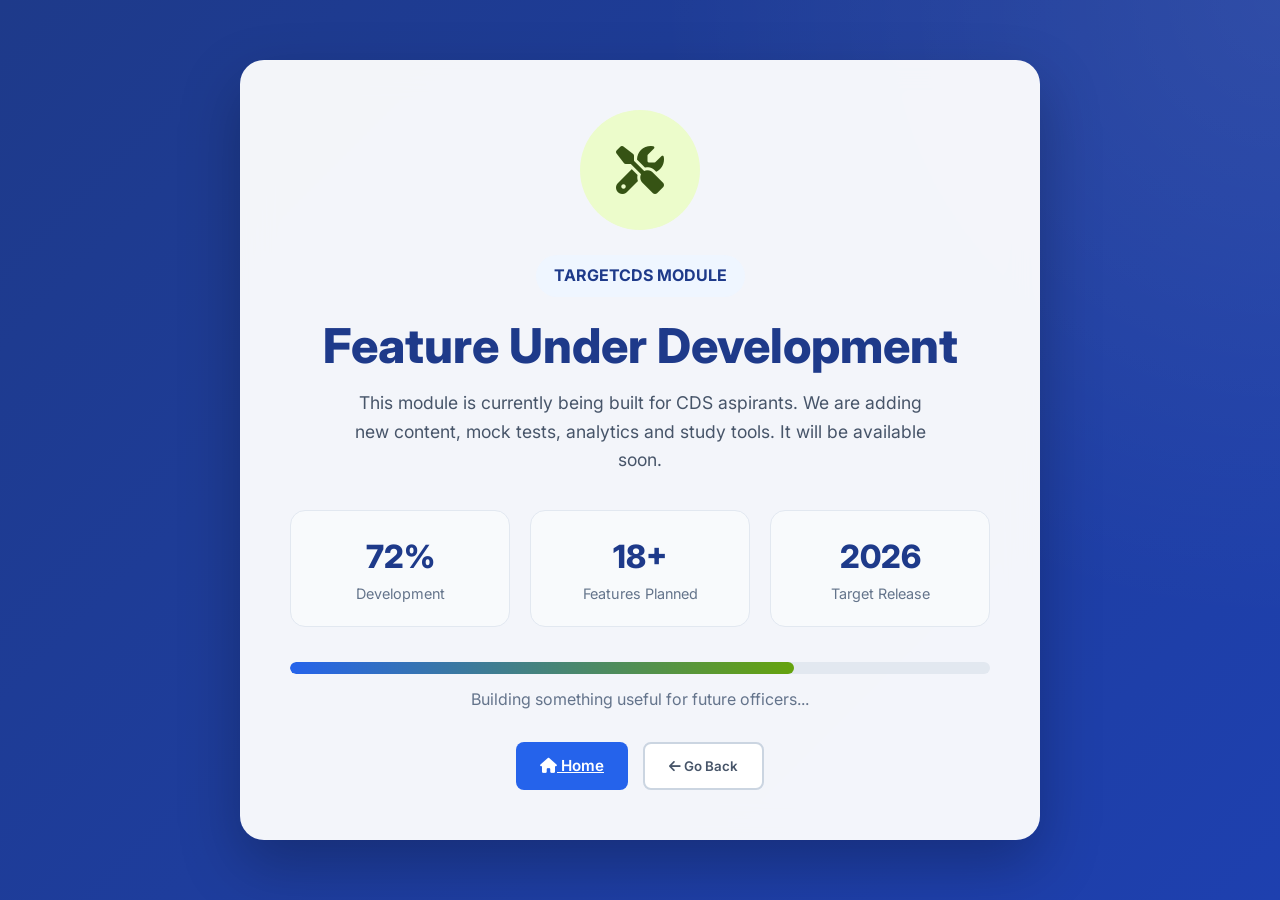
<file: development.html>
<!DOCTYPE html>
<html lang="en">
<head>
<meta charset="UTF-8">
<meta name="viewport" content="width=device-width, initial-scale=1.0">
<title>TargetCDS - Under Development</title>

<link href="https://fonts.googleapis.com/css2?family=Inter:wght@300;400;600;700;800&display=swap" rel="stylesheet">
<link rel="stylesheet" href="assets/css/styles.css">
<link rel="stylesheet" href="https://cdnjs.cloudflare.com/ajax/libs/font-awesome/6.4.0/css/all.min.css">

<style>
.development-hero{
    min-height:100vh;
    background:linear-gradient(
        135deg,
        var(--defblue-900) 0%,
        var(--defblue-800) 100%
    );
    display:flex;
    align-items:center;
    justify-content:center;
    position:relative;
    overflow:hidden;
}

.development-hero::before{
    content:"";
    position:absolute;
    inset:0;
    background:
    radial-gradient(circle at top right,
    rgba(255,255,255,.08),
    transparent 40%);
}

.dev-card{
    max-width:800px;
    width:90%;
    background:rgba(255,255,255,.95);
    backdrop-filter:blur(15px);
    border-radius:24px;
    padding:50px;
    text-align:center;
    box-shadow:0 25px 60px rgba(0,0,0,.25);
}

.lock-icon{
    width:120px;
    height:120px;
    margin:auto;
    border-radius:50%;
    display:flex;
    align-items:center;
    justify-content:center;
    background:var(--defolive-100);
    color:var(--defolive-900);
    font-size:3rem;
    margin-bottom:25px;
}

.badge{
    display:inline-block;
    padding:8px 18px;
    border-radius:999px;
    background:var(--defblue-50);
    color:var(--defblue-900);
    font-weight:700;
    margin-bottom:20px;
}

.title{
    font-size:3rem;
    font-weight:800;
    color:var(--defblue-900);
    margin-bottom:15px;
}

.subtitle{
    color:var(--slate-600);
    font-size:1.1rem;
    max-width:600px;
    margin:auto;
    margin-bottom:35px;
}

.status-grid{
    display:grid;
    grid-template-columns:repeat(3,1fr);
    gap:20px;
    margin-bottom:35px;
}

.status-box{
    background:var(--slate-50);
    border:1px solid var(--slate-200);
    border-radius:15px;
    padding:20px;
}

.status-box h3{
    color:var(--defblue-900);
    font-size:2rem;
    font-weight:800;
}

.status-box p{
    color:var(--slate-500);
    font-size:.9rem;
}

.progress{
    width:100%;
    height:12px;
    background:var(--slate-200);
    border-radius:999px;
    overflow:hidden;
    margin-bottom:12px;
}

.progress-fill{
    width:72%;
    height:100%;
    background:linear-gradient(
        90deg,
        var(--defblue-600),
        var(--defolive-600)
    );
    animation:move 2s infinite alternate;
}

@keyframes move{
    from{width:65%;}
    to{width:80%;}
}

.action-buttons{
    display:flex;
    justify-content:center;
    gap:15px;
    flex-wrap:wrap;
}

@media(max-width:768px){

    .title{
        font-size:2rem;
    }

    .status-grid{
        grid-template-columns:1fr;
    }

    .dev-card{
        padding:30px 20px;
    }
}
</style>
</head>

<body>

<section class="development-hero">

    <div class="dev-card">

        <div class="lock-icon">
            <i class="fas fa-tools"></i>
        </div>

        <div class="badge">
            TARGETCDS MODULE
        </div>

        <h1 class="title">
            Feature Under Development
        </h1>

        <p class="subtitle">
            This module is currently being built for CDS aspirants.
            We are adding new content, mock tests, analytics and study tools.
            It will be available soon.
        </p>

        <div class="status-grid">

            <div class="status-box">
                <h3>72%</h3>
                <p>Development</p>
            </div>

            <div class="status-box">
                <h3>18+</h3>
                <p>Features Planned</p>
            </div>

            <div class="status-box">
                <h3>2026</h3>
                <p>Target Release</p>
            </div>

        </div>

        <div class="progress">
            <div class="progress-fill"></div>
        </div>

        <p style="color:var(--slate-500);margin-bottom:30px;">
            Building something useful for future officers...
        </p>

        <div class="action-buttons">
            <a href="index.html" class="btn-primary">
                <i class="fas fa-home"></i>
                Home
            </a>

            <button class="btn-secondary" onclick="history.back()">
                <i class="fas fa-arrow-left"></i>
                Go Back
            </button>
        </div>

    </div>

</section>

</body>
</html>
</file>
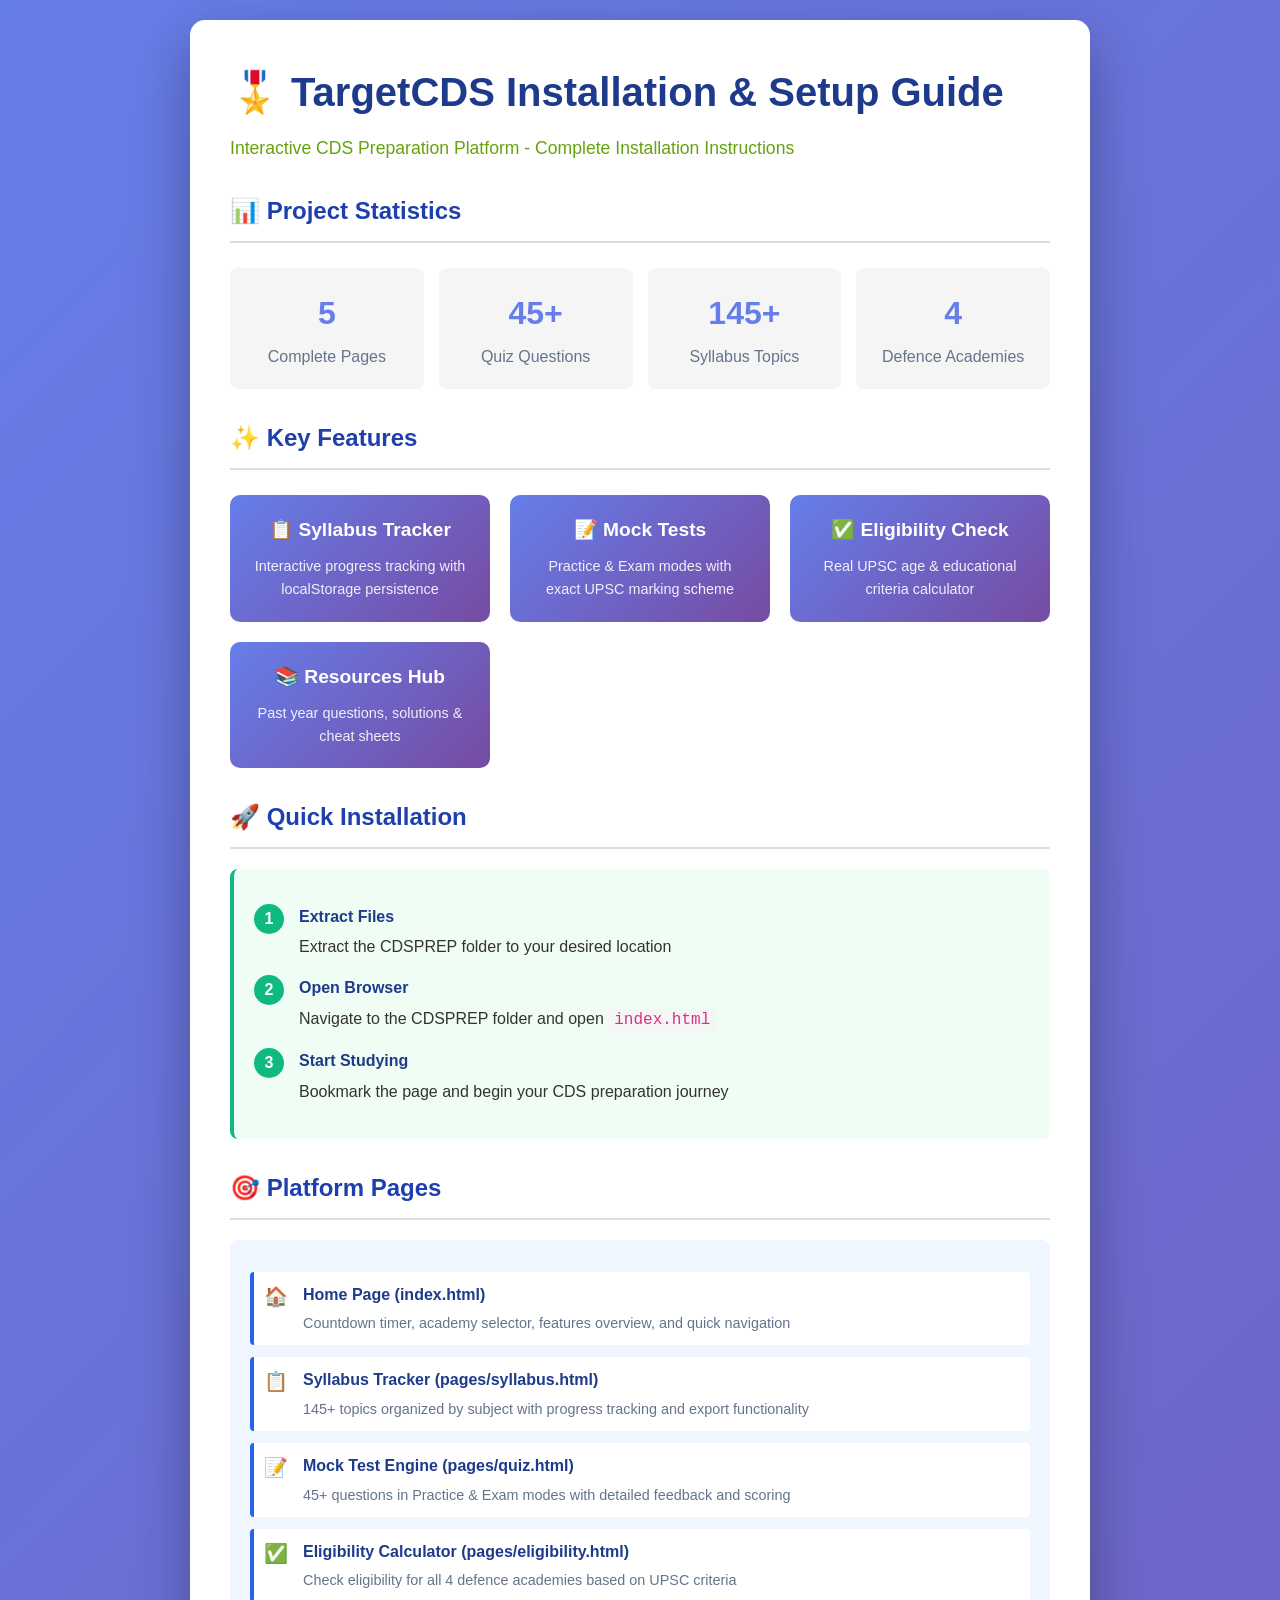
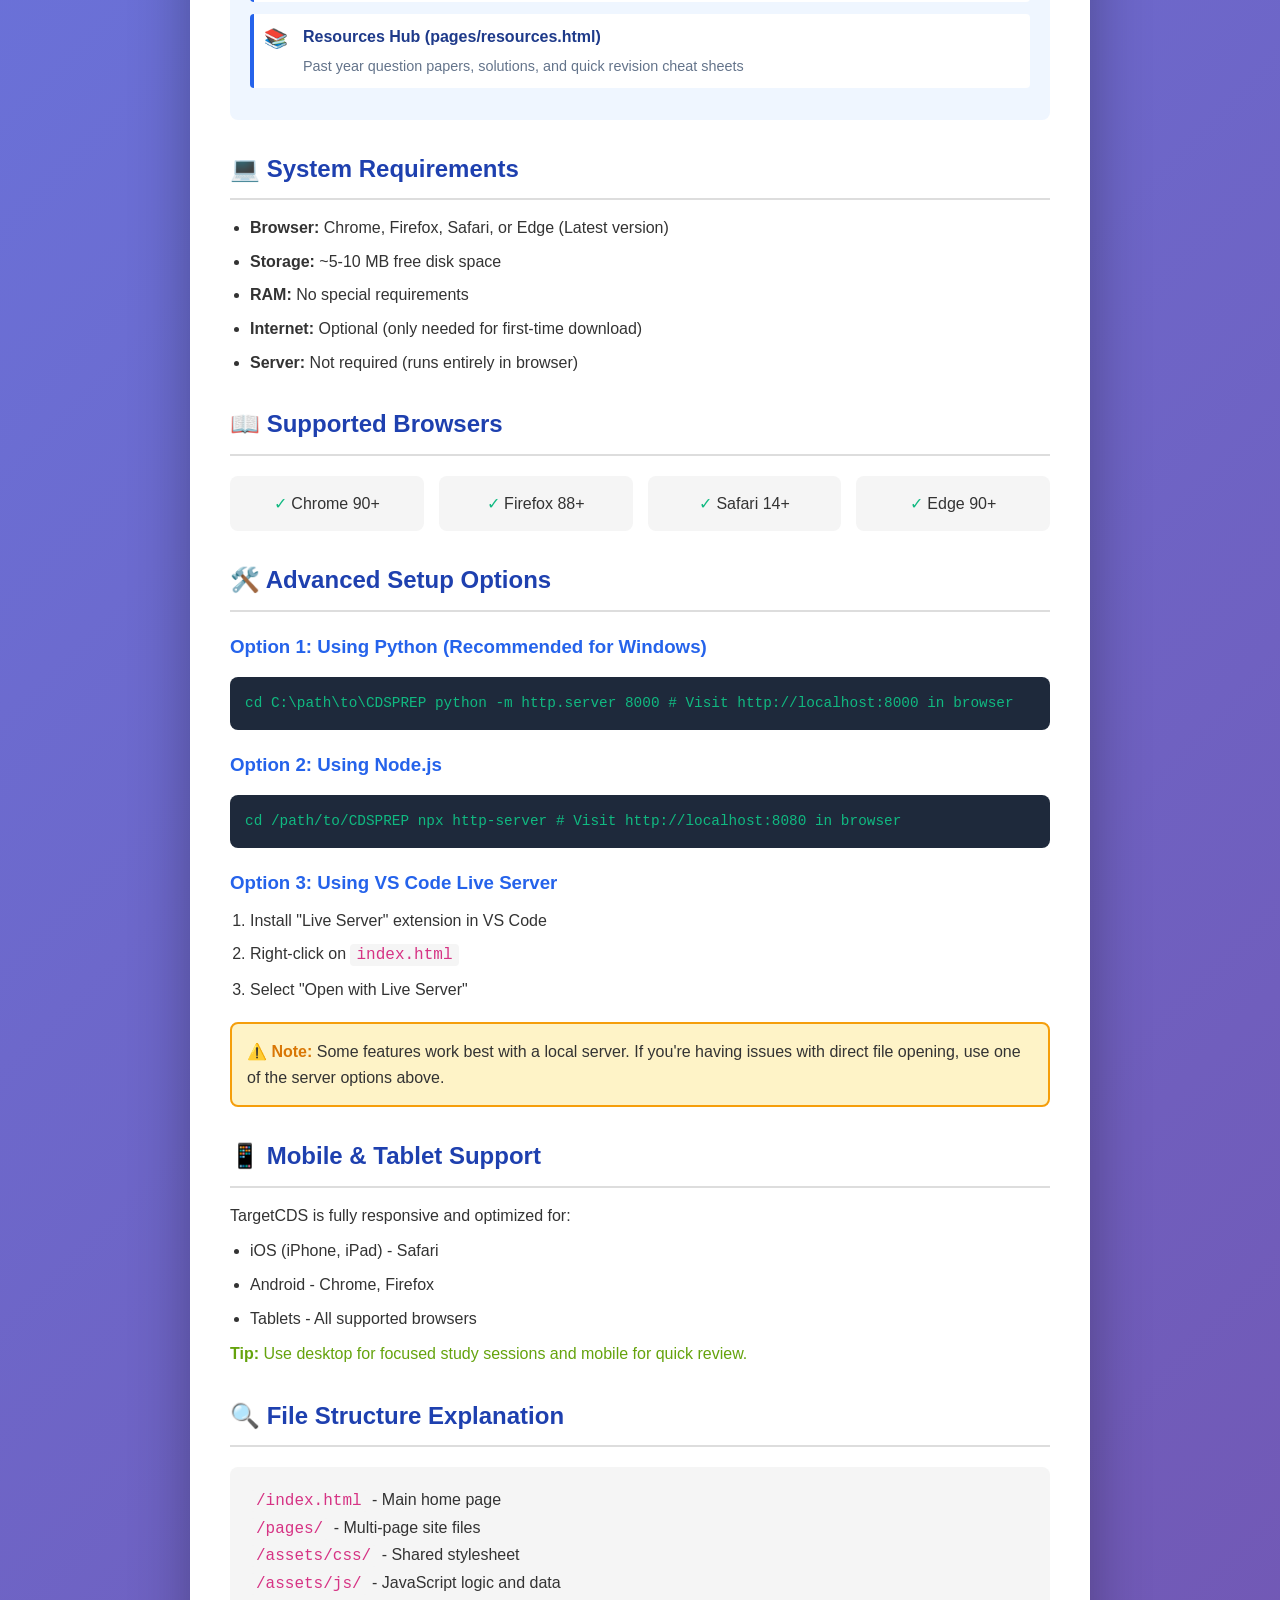
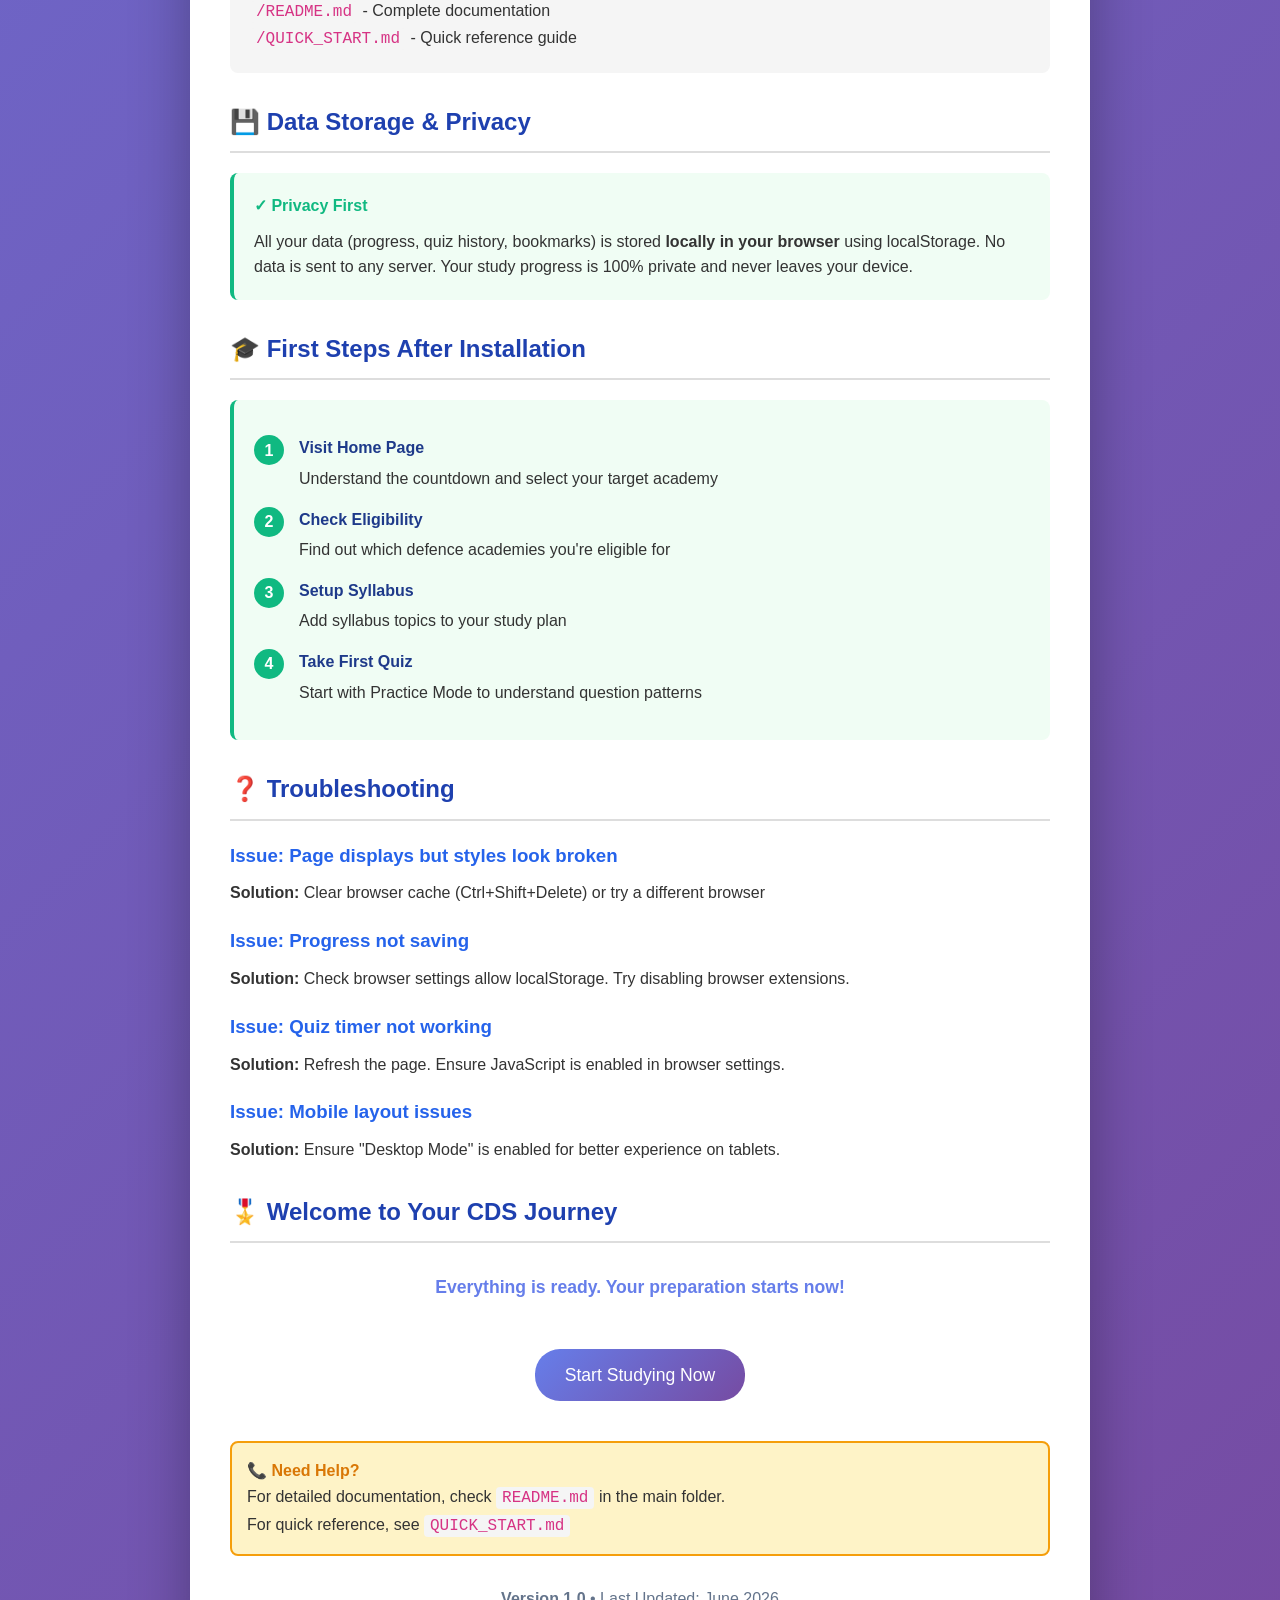
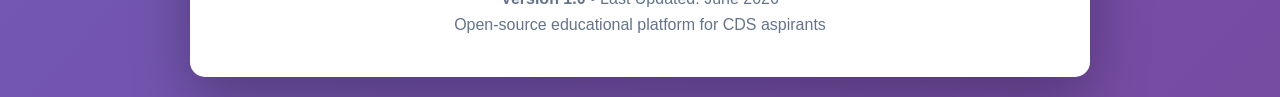
<file: SETUP.html>
<!DOCTYPE html>
<html lang="en">
<head>
    <meta charset="UTF-8">
    <meta name="viewport" content="width=device-width, initial-scale=1.0">
    <title>TargetCDS - Installation Guide</title>
    <style>
        * {
            margin: 0;
            padding: 0;
            box-sizing: border-box;
        }
        body {
            font-family: 'Segoe UI', Tahoma, Geneva, Verdana, sans-serif;
            line-height: 1.6;
            color: #333;
            background: linear-gradient(135deg, #667eea 0%, #764ba2 100%);
            min-height: 100vh;
            display: flex;
            align-items: center;
            justify-content: center;
            padding: 20px;
        }
        .container {
            background: white;
            border-radius: 15px;
            box-shadow: 0 20px 60px rgba(0, 0, 0, 0.3);
            max-width: 900px;
            width: 100%;
            padding: 40px;
        }
        h1 {
            color: #1e3a8a;
            margin-bottom: 10px;
            font-size: 2.5em;
        }
        .subtitle {
            color: #65a30d;
            font-size: 1.1em;
            margin-bottom: 30px;
        }
        h2 {
            color: #1e40af;
            margin-top: 30px;
            margin-bottom: 15px;
            border-bottom: 2px solid #ddd;
            padding-bottom: 10px;
        }
        h3 {
            color: #2563eb;
            margin-top: 20px;
            margin-bottom: 10px;
        }
        .feature-grid {
            display: grid;
            grid-template-columns: repeat(auto-fit, minmax(250px, 1fr));
            gap: 20px;
            margin: 25px 0;
        }
        .feature-card {
            background: linear-gradient(135deg, #667eea 0%, #764ba2 100%);
            color: white;
            padding: 20px;
            border-radius: 10px;
            text-align: center;
        }
        .feature-card h4 {
            margin-bottom: 10px;
            font-size: 1.2em;
        }
        .feature-card p {
            font-size: 0.9em;
            opacity: 0.9;
        }
        code {
            background: #f5f5f5;
            padding: 2px 6px;
            border-radius: 4px;
            font-family: 'Courier New', monospace;
            color: #d63384;
        }
        .code-block {
            background: #1e293b;
            color: #10b981;
            padding: 15px;
            border-radius: 8px;
            overflow-x: auto;
            margin: 15px 0;
            font-family: 'Courier New', monospace;
            font-size: 0.9em;
        }
        .steps {
            background: #f0fdf4;
            padding: 20px;
            border-radius: 8px;
            border-left: 4px solid #10b981;
            margin: 20px 0;
        }
        .step {
            display: flex;
            margin: 15px 0;
        }
        .step-number {
            background: #10b981;
            color: white;
            width: 30px;
            height: 30px;
            border-radius: 50%;
            display: flex;
            align-items: center;
            justify-content: center;
            font-weight: bold;
            margin-right: 15px;
            flex-shrink: 0;
        }
        .step-content h4 {
            margin-bottom: 5px;
            color: #1e3a8a;
        }
        .page-list {
            background: #eff6ff;
            padding: 20px;
            border-radius: 8px;
            margin: 20px 0;
        }
        .page-item {
            display: flex;
            margin: 12px 0;
            padding: 10px;
            background: white;
            border-left: 4px solid #2563eb;
            border-radius: 4px;
        }
        .page-icon {
            color: #2563eb;
            margin-right: 15px;
            font-weight: bold;
            font-size: 1.2em;
        }
        .page-details h4 {
            margin: 0;
            color: #1e3a8a;
        }
        .page-details p {
            margin: 5px 0 0 0;
            color: #64748b;
            font-size: 0.9em;
        }
        .note {
            background: #fef3c7;
            border: 2px solid #f59e0b;
            padding: 15px;
            border-radius: 8px;
            margin: 20px 0;
        }
        .note strong {
            color: #d97706;
        }
        .button {
            display: inline-block;
            background: linear-gradient(135deg, #667eea 0%, #764ba2 100%);
            color: white;
            padding: 12px 30px;
            border-radius: 25px;
            text-decoration: none;
            margin-top: 20px;
            cursor: pointer;
            border: none;
            font-size: 1em;
            transition: transform 0.3s;
        }
        .button:hover {
            transform: translateY(-2px);
        }
        .stats {
            display: grid;
            grid-template-columns: repeat(auto-fit, minmax(150px, 1fr));
            gap: 15px;
            margin: 25px 0;
        }
        .stat-box {
            background: #f5f5f5;
            padding: 20px;
            border-radius: 8px;
            text-align: center;
        }
        .stat-number {
            font-size: 2em;
            color: #667eea;
            font-weight: bold;
        }
        .stat-label {
            color: #64748b;
            margin-top: 5px;
        }
        .success {
            color: #10b981;
        }
        ul, ol {
            margin-left: 20px;
            margin-top: 10px;
        }
        li {
            margin: 8px 0;
        }
    </style>
</head>
<body>
    <div class="container">
        <h1>🎖️ TargetCDS Installation & Setup Guide</h1>
        <p class="subtitle">Interactive CDS Preparation Platform - Complete Installation Instructions</p>

        <h2>📊 Project Statistics</h2>
        <div class="stats">
            <div class="stat-box">
                <div class="stat-number">5</div>
                <div class="stat-label">Complete Pages</div>
            </div>
            <div class="stat-box">
                <div class="stat-number">45+</div>
                <div class="stat-label">Quiz Questions</div>
            </div>
            <div class="stat-box">
                <div class="stat-number">145+</div>
                <div class="stat-label">Syllabus Topics</div>
            </div>
            <div class="stat-box">
                <div class="stat-number">4</div>
                <div class="stat-label">Defence Academies</div>
            </div>
        </div>

        <h2>✨ Key Features</h2>
        <div class="feature-grid">
            <div class="feature-card">
                <h4>📋 Syllabus Tracker</h4>
                <p>Interactive progress tracking with localStorage persistence</p>
            </div>
            <div class="feature-card">
                <h4>📝 Mock Tests</h4>
                <p>Practice & Exam modes with exact UPSC marking scheme</p>
            </div>
            <div class="feature-card">
                <h4>✅ Eligibility Check</h4>
                <p>Real UPSC age & educational criteria calculator</p>
            </div>
            <div class="feature-card">
                <h4>📚 Resources Hub</h4>
                <p>Past year questions, solutions & cheat sheets</p>
            </div>
        </div>

        <h2>🚀 Quick Installation</h2>
        <div class="steps">
            <div class="step">
                <div class="step-number">1</div>
                <div class="step-content">
                    <h4>Extract Files</h4>
                    <p>Extract the CDSPREP folder to your desired location</p>
                </div>
            </div>
            <div class="step">
                <div class="step-number">2</div>
                <div class="step-content">
                    <h4>Open Browser</h4>
                    <p>Navigate to the CDSPREP folder and open <code>index.html</code></p>
                </div>
            </div>
            <div class="step">
                <div class="step-number">3</div>
                <div class="step-content">
                    <h4>Start Studying</h4>
                    <p>Bookmark the page and begin your CDS preparation journey</p>
                </div>
            </div>
        </div>

        <h2>🎯 Platform Pages</h2>
        <div class="page-list">
            <div class="page-item">
                <div class="page-icon">🏠</div>
                <div class="page-details">
                    <h4>Home Page (index.html)</h4>
                    <p>Countdown timer, academy selector, features overview, and quick navigation</p>
                </div>
            </div>
            <div class="page-item">
                <div class="page-icon">📋</div>
                <div class="page-details">
                    <h4>Syllabus Tracker (pages/syllabus.html)</h4>
                    <p>145+ topics organized by subject with progress tracking and export functionality</p>
                </div>
            </div>
            <div class="page-item">
                <div class="page-icon">📝</div>
                <div class="page-details">
                    <h4>Mock Test Engine (pages/quiz.html)</h4>
                    <p>45+ questions in Practice & Exam modes with detailed feedback and scoring</p>
                </div>
            </div>
            <div class="page-item">
                <div class="page-icon">✅</div>
                <div class="page-details">
                    <h4>Eligibility Calculator (pages/eligibility.html)</h4>
                    <p>Check eligibility for all 4 defence academies based on UPSC criteria</p>
                </div>
            </div>
            <div class="page-item">
                <div class="page-icon">📚</div>
                <div class="page-details">
                    <h4>Resources Hub (pages/resources.html)</h4>
                    <p>Past year question papers, solutions, and quick revision cheat sheets</p>
                </div>
            </div>
        </div>

        <h2>💻 System Requirements</h2>
        <ul>
            <li><strong>Browser:</strong> Chrome, Firefox, Safari, or Edge (Latest version)</li>
            <li><strong>Storage:</strong> ~5-10 MB free disk space</li>
            <li><strong>RAM:</strong> No special requirements</li>
            <li><strong>Internet:</strong> Optional (only needed for first-time download)</li>
            <li><strong>Server:</strong> Not required (runs entirely in browser)</li>
        </ul>

        <h2>📖 Supported Browsers</h2>
        <div style="display: grid; grid-template-columns: repeat(auto-fit, minmax(150px, 1fr)); gap: 15px; margin: 20px 0;">
            <div style="background: #f5f5f5; padding: 15px; border-radius: 8px; text-align: center;">
                <span class="success">✓</span> Chrome 90+
            </div>
            <div style="background: #f5f5f5; padding: 15px; border-radius: 8px; text-align: center;">
                <span class="success">✓</span> Firefox 88+
            </div>
            <div style="background: #f5f5f5; padding: 15px; border-radius: 8px; text-align: center;">
                <span class="success">✓</span> Safari 14+
            </div>
            <div style="background: #f5f5f5; padding: 15px; border-radius: 8px; text-align: center;">
                <span class="success">✓</span> Edge 90+
            </div>
        </div>

        <h2>🛠️ Advanced Setup Options</h2>
        
        <h3>Option 1: Using Python (Recommended for Windows)</h3>
        <div class="code-block">
cd C:\path\to\CDSPREP
python -m http.server 8000
# Visit http://localhost:8000 in browser
        </div>

        <h3>Option 2: Using Node.js</h3>
        <div class="code-block">
cd /path/to/CDSPREP
npx http-server
# Visit http://localhost:8080 in browser
        </div>

        <h3>Option 3: Using VS Code Live Server</h3>
        <ol>
            <li>Install "Live Server" extension in VS Code</li>
            <li>Right-click on <code>index.html</code></li>
            <li>Select "Open with Live Server"</li>
        </ol>

        <div class="note">
            <strong>⚠️ Note:</strong> Some features work best with a local server. If you're having issues with direct file opening, use one of the server options above.
        </div>

        <h2>📱 Mobile & Tablet Support</h2>
        <p>TargetCDS is fully responsive and optimized for:</p>
        <ul>
            <li>iOS (iPhone, iPad) - Safari</li>
            <li>Android - Chrome, Firefox</li>
            <li>Tablets - All supported browsers</li>
        </ul>
        <p style="margin-top: 10px; color: #65a30d;"><strong>Tip:</strong> Use desktop for focused study sessions and mobile for quick review.</p>

        <h2>🔍 File Structure Explanation</h2>
        <div style="background: #f5f5f5; padding: 20px; border-radius: 8px; margin: 20px 0;">
            <code>/index.html</code> - Main home page<br>
            <code>/pages/</code> - Multi-page site files<br>
            <code>/assets/css/</code> - Shared stylesheet<br>
            <code>/assets/js/</code> - JavaScript logic and data<br>
            <code>/README.md</code> - Complete documentation<br>
            <code>/QUICK_START.md</code> - Quick reference guide
        </div>

        <h2>💾 Data Storage & Privacy</h2>
        <div style="background: #f0fdf4; padding: 20px; border-radius: 8px; border-left: 4px solid #10b981; margin: 20px 0;">
            <strong style="color: #10b981;">✓ Privacy First</strong>
            <p style="margin-top: 10px;">
                All your data (progress, quiz history, bookmarks) is stored <strong>locally in your browser</strong> using localStorage. 
                No data is sent to any server. Your study progress is 100% private and never leaves your device.
            </p>
        </div>

        <h2>🎓 First Steps After Installation</h2>
        <div class="steps">
            <div class="step">
                <div class="step-number">1</div>
                <div class="step-content">
                    <h4>Visit Home Page</h4>
                    <p>Understand the countdown and select your target academy</p>
                </div>
            </div>
            <div class="step">
                <div class="step-number">2</div>
                <div class="step-content">
                    <h4>Check Eligibility</h4>
                    <p>Find out which defence academies you're eligible for</p>
                </div>
            </div>
            <div class="step">
                <div class="step-number">3</div>
                <div class="step-content">
                    <h4>Setup Syllabus</h4>
                    <p>Add syllabus topics to your study plan</p>
                </div>
            </div>
            <div class="step">
                <div class="step-number">4</div>
                <div class="step-content">
                    <h4>Take First Quiz</h4>
                    <p>Start with Practice Mode to understand question patterns</p>
                </div>
            </div>
        </div>

        <h2>❓ Troubleshooting</h2>
        <h3>Issue: Page displays but styles look broken</h3>
        <p><strong>Solution:</strong> Clear browser cache (Ctrl+Shift+Delete) or try a different browser</p>

        <h3>Issue: Progress not saving</h3>
        <p><strong>Solution:</strong> Check browser settings allow localStorage. Try disabling browser extensions.</p>

        <h3>Issue: Quiz timer not working</h3>
        <p><strong>Solution:</strong> Refresh the page. Ensure JavaScript is enabled in browser settings.</p>

        <h3>Issue: Mobile layout issues</h3>
        <p><strong>Solution:</strong> Ensure "Desktop Mode" is enabled for better experience on tablets.</p>

        <h2>🎖️ Welcome to Your CDS Journey</h2>
        <p style="font-size: 1.1em; text-align: center; margin-top: 30px; color: #667eea;">
            <strong>Everything is ready. Your preparation starts now!</strong><br>
            <br>
            <a href="index.html" class="button">Start Studying Now</a>
        </p>

        <div class="note" style="margin-top: 40px;">
            <strong>📞 Need Help?</strong><br>
            For detailed documentation, check <code>README.md</code> in the main folder.<br>
            For quick reference, see <code>QUICK_START.md</code>
        </div>

        <p style="text-align: center; margin-top: 30px; color: #64748b;">
            <strong>Version 1.0</strong> • Last Updated: June 2026<br>
            Open-source educational platform for CDS aspirants
        </p>
    </div>
</body>
</html>
</file>
<file: assets/css/styles.css>
/* ================================================
   TARGETCDS - CDS PREPARATION PLATFORM
   Shared Stylesheet
   ================================================ */

:root {
    --defblue-900: #1e3a8a;
    --defblue-800: #1e40af;
    --defblue-600: #2563eb;
    --defblue-50: #eff6ff;
    --defolive-900: #365314;
    --defolive-800: #3f6212;
    --defolive-600: #65a30d;
    --defolive-100: #ecfccb;
    --slate-900: #0f172a;
    --slate-800: #1e293b;
    --slate-700: #334155;
    --slate-600: #475569;
    --slate-500: #64748b;
    --slate-400: #94a3b8;
    --slate-300: #cbd5e1;
    --slate-200: #e2e8f0;
    --slate-100: #f1f5f9;
    --slate-50: #f8fafc;
}

* {
    margin: 0;
    padding: 0;
    box-sizing: border-box;
}

html {
    scroll-behavior: smooth;
}

body {
    font-family: 'Inter', -apple-system, BlinkMacSystemFont, 'Segoe UI', sans-serif;
    background-color: var(--slate-50);
    color: var(--slate-800);
    line-height: 1.6;
    overflow-x: hidden;
}

/* ==========================================
   SCROLLBAR STYLING
   ========================================== */
::-webkit-scrollbar {
    width: 8px;
    height: 8px;
}

::-webkit-scrollbar-track {
    background: #f1f1f1;
}

::-webkit-scrollbar-thumb {
    background: var(--slate-300);
    border-radius: 4px;
}

::-webkit-scrollbar-thumb:hover {
    background: var(--slate-400);
}

/* ==========================================
   LAYOUT
   ========================================== */
.page-wrapper {
    display: flex;
    flex-direction: column;
    min-height: 100vh;
}

main {
    flex: 1;
}

/* ==========================================
   TYPOGRAPHY
   ========================================== */
h1 {
    font-size: 2.25rem;
    font-weight: 800;
    line-height: 1.2;
}

h2 {
    font-size: 1.875rem;
    font-weight: 700;
    line-height: 1.2;
}

h3 {
    font-size: 1.5rem;
    font-weight: 700;
}

h4 {
    font-size: 1.25rem;
    font-weight: 600;
}

p {
    line-height: 1.625;
}

/* ==========================================
   BUTTONS & INTERACTIVE ELEMENTS
   ========================================== */
button {
    font-family: inherit;
    cursor: pointer;
    border: none;
    outline: none;
    transition: all 0.3s ease;
}

button:active {
    transform: scale(0.98);
}

.btn-primary {
    background-color: var(--defblue-600);
    color: white;
    padding: 0.75rem 1.5rem;
    border-radius: 0.5rem;
    font-weight: 600;
    font-size: 0.95rem;
}

.btn-primary:hover {
    background-color: var(--defblue-700);
    box-shadow: 0 4px 12px rgba(37, 99, 235, 0.3);
}

.btn-secondary {
    background-color: white;
    color: var(--slate-600);
    border: 2px solid var(--slate-300);
    padding: 0.75rem 1.5rem;
    border-radius: 0.5rem;
    font-weight: 600;
}

.btn-secondary:hover {
    background-color: var(--slate-50);
    border-color: var(--slate-400);
}

.btn-success {
    background-color: #10b981;
    color: white;
    padding: 0.75rem 1.5rem;
    border-radius: 0.5rem;
    font-weight: 600;
}

.btn-success:hover {
    background-color: #059669;
}

.btn-danger {
    background-color: #ef4444;
    color: white;
    padding: 0.75rem 1.5rem;
    border-radius: 0.5rem;
    font-weight: 600;
}

.btn-danger:hover {
    background-color: #dc2626;
}

/* ==========================================
   FORMS
   ========================================== */
input[type="text"],
input[type="email"],
input[type="date"],
input[type="number"],
select,
textarea {
    width: 100%;
    padding: 0.75rem;
    border: 1px solid var(--slate-300);
    border-radius: 0.5rem;
    font-family: inherit;
    font-size: 1rem;
    transition: all 0.3s ease;
}

input[type="text"]:focus,
input[type="email"]:focus,
input[type="date"]:focus,
input[type="number"]:focus,
select:focus,
textarea:focus {
    outline: none;
    border-color: var(--defblue-600);
    box-shadow: 0 0 0 3px rgba(37, 99, 235, 0.1);
}

input[type="checkbox"],
input[type="radio"] {
    accent-color: var(--defblue-600);
    cursor: pointer;
}

/* ==========================================
   CARDS & CONTAINERS
   ========================================== */
.card {
    background: white;
    border: 1px solid var(--slate-200);
    border-radius: 0.75rem;
    padding: 1.5rem;
    box-shadow: 0 1px 3px rgba(0, 0, 0, 0.05);
    transition: all 0.3s ease;
}

.card:hover {
    box-shadow: 0 4px 12px rgba(0, 0, 0, 0.1);
}

.glass-panel {
    background: rgba(255, 255, 255, 0.85);
    backdrop-filter: blur(10px);
    border: 1px solid rgba(255, 255, 255, 0.3);
}

/* ==========================================
   PROGRESS BARS
   ========================================== */
.progress-bar {
    width: 100%;
    height: 0.625rem;
    background-color: var(--slate-200);
    border-radius: 9999px;
    overflow: hidden;
}

.progress-fill {
    height: 100%;
    background-color: var(--defblue-600);
    transition: width 0.5s ease;
    border-radius: 9999px;
}

.progress-fill.success {
    background-color: var(--defolive-600);
}

/* ==========================================
   ANIMATIONS
   ========================================== */
@keyframes fadeIn {
    from {
        opacity: 0;
        transform: translateY(10px);
    }
    to {
        opacity: 1;
        transform: translateY(0);
    }
}

@keyframes slideInUp {
    from {
        opacity: 0;
        transform: translateY(30px);
    }
    to {
        opacity: 1;
        transform: translateY(0);
    }
}

@keyframes pulse {
    0%, 100% {
        opacity: 1;
    }
    50% {
        opacity: 0.5;
    }
}

.fade-in {
    animation: fadeIn 0.4s ease-in-out;
}

.slide-up {
    animation: slideInUp 0.6s ease-out;
}

.pulse {
    animation: pulse 2s cubic-bezier(0.4, 0, 0.6, 1) infinite;
}

/* ==========================================
   UTILITY CLASSES
   ========================================== */
.max-w-7xl {
    max-width: 80rem;
    margin-left: auto;
    margin-right: auto;
}

.max-w-5xl {
    max-width: 64rem;
    margin-left: auto;
    margin-right: auto;
}

.max-w-3xl {
    max-width: 48rem;
    margin-left: auto;
    margin-right: auto;
}

.px-4 {
    padding-left: 1rem;
    padding-right: 1rem;
}

.py-6 {
    padding-top: 1.5rem;
    padding-bottom: 1.5rem;
}

.py-10 {
    padding-top: 2.5rem;
    padding-bottom: 2.5rem;
}

.mt-4 {
    margin-top: 1rem;
}

.mb-4 {
    margin-bottom: 1rem;
}

/* ==========================================
   RESPONSIVE UTILITIES
   ========================================== */
@media (max-width: 768px) {
    h1 {
        font-size: 1.875rem;
    }

    h2 {
        font-size: 1.5rem;
    }

    .card {
        padding: 1rem;
    }
}

/* ==========================================
   ACCESSIBILITY
   ========================================== */
.sr-only {
    position: absolute;
    width: 1px;
    height: 1px;
    padding: 0;
    margin: -1px;
    overflow: hidden;
    clip: rect(0, 0, 0, 0);
    white-space: nowrap;
    border-width: 0;
}

/* ==========================================
   FOCUS STATES (FOR ACCESSIBILITY)
   ========================================== */
button:focus-visible,
a:focus-visible,
input:focus-visible {
    outline: 2px solid var(--defblue-600);
    outline-offset: 2px;
}
</file>
